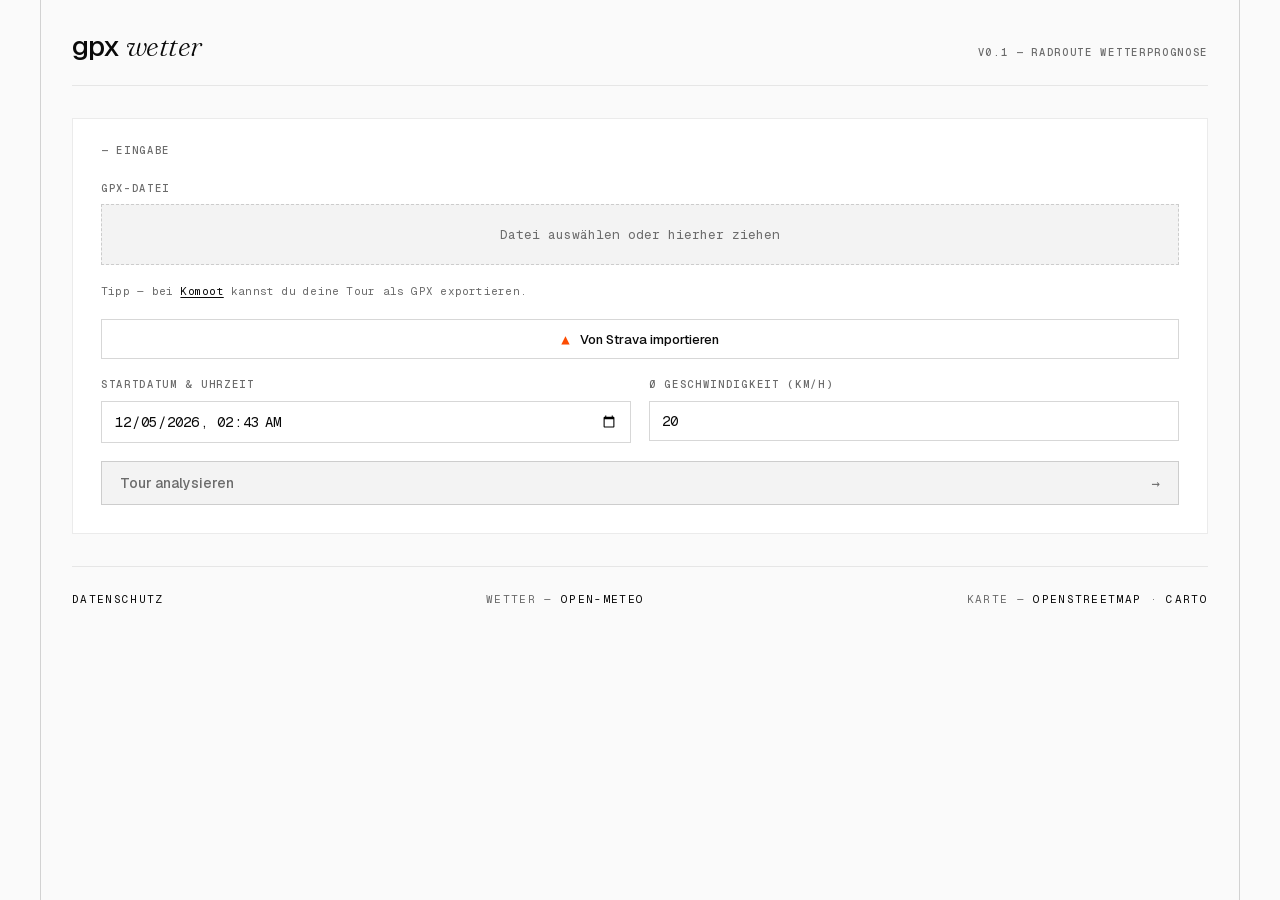
<file: index.html>
<!DOCTYPE html>
<html lang="de">
<head>
  <meta charset="UTF-8">
  <meta name="viewport" content="width=device-width, initial-scale=1.0">
  <title>gpx wetter</title>
  <link rel="stylesheet" href="fonts/fonts.css">
  <link rel="stylesheet" href="vendor/leaflet/leaflet.css">
  <link rel="stylesheet" href="style.css">
</head>
<body>

  <div class="rails">

    <header>
      <div class="header-inner">
        <h1>gpx <em>wetter</em></h1>
        <span class="header-eyebrow">v0.1 — radroute wetterprognose</span>
      </div>
    </header>

    <main>

      <section id="upload-section">
        <div class="form-card">
          <div class="card-eyebrow">— Eingabe</div>

          <div class="form-group full-width">
            <label for="gpx-file">GPX-Datei</label>
            <div class="file-drop-zone" id="drop-zone">
              <input type="file" id="gpx-file" accept=".gpx">
              <div class="drop-zone-content">
                <span id="file-name">Datei auswählen oder hierher ziehen</span>
              </div>
            </div>
            <p class="form-hint">
              Tipp — bei <a href="https://www.komoot.com" target="_blank" rel="noopener">Komoot</a> kannst du deine Tour als GPX exportieren.
            </p>
            <button type="button" id="strava-btn" class="strava-btn hidden">
              <span class="strava-icon">▲</span>
              <span>Von Strava importieren</span>
            </button>
          </div>

          <div class="form-row">
            <div class="form-group">
              <label for="start-datetime">Startdatum &amp; Uhrzeit</label>
              <input type="datetime-local" id="start-datetime">
            </div>
            <div class="form-group">
              <label for="avg-speed">Ø Geschwindigkeit (km/h)</label>
              <input type="number" id="avg-speed" value="20" min="5" max="80" step="1">
            </div>
          </div>

          <button id="analyze-btn" disabled>
            <span>Tour analysieren</span>
            <span class="btn-arrow">→</span>
          </button>
        </div>
      </section>

      <div id="loading" class="hidden">
        <div class="spinner"></div>
        <p id="loading-text">Wetterdaten werden geladen…</p>
      </div>

      <div id="error-msg" class="hidden"></div>

    <div id="strava-modal" class="modal hidden">
      <div class="modal-backdrop" data-close="1"></div>
      <div class="modal-card">
        <div class="modal-header">
          <div class="card-eyebrow">— Strava-Import</div>
          <button type="button" class="modal-close" data-close="1" aria-label="Schließen">×</button>
        </div>
        <div class="modal-greeting-row">
          <div id="strava-greeting" class="modal-greeting"></div>
          <button type="button" id="strava-logout" class="modal-logout hidden">Abmelden</button>
        </div>
        <div class="modal-tabs">
          <button type="button" class="modal-tab active" data-tab="routes">Routen</button>
          <button type="button" class="modal-tab" data-tab="activities">Aktivitäten</button>
        </div>
        <div id="strava-list" class="strava-activities"></div>
      </div>
    </div>

      <section id="results-section" class="hidden">

        <div id="tour-summary" class="summary-card"></div>

        <div id="map-wrap">
          <div class="card-eyebrow map-eyebrow">— Karte</div>

          <div id="map-consent" class="map-consent">
            <p class="map-consent-text">
              Die Kartendarstellung lädt Kachel-Bilder von <strong>basemaps.cartocdn.com</strong> (Carto, USA).
              Dabei wird deine IP-Adresse technisch an Carto übermittelt, damit die richtigen Kacheln ausgeliefert werden können.
            </p>
            <button type="button" id="map-consent-btn">Karte anzeigen</button>
          </div>

          <div id="map" class="hidden"></div>
          <div id="map-legend">
            <div class="legend-section">
              <div class="legend-title">Niederschlagswahrscheinlichkeit</div>
              <div class="legend-row"><span class="legend-dot" style="background:#22c55e"></span>0–20 %</div>
              <div class="legend-row"><span class="legend-dot" style="background:#eab308"></span>20–40 %</div>
              <div class="legend-row"><span class="legend-dot" style="background:#f97316"></span>40–60 %</div>
              <div class="legend-row"><span class="legend-dot" style="background:#ef4444"></span>60–80 %</div>
              <div class="legend-row"><span class="legend-dot" style="background:#7c3aed"></span>&gt; 80 %</div>
            </div>
            <div class="legend-section">
              <div class="legend-title">Windstärke</div>
              <div class="legend-row"><span class="legend-arrow" style="color:#22c55e">↑</span>&lt; 12 km/h</div>
              <div class="legend-row"><span class="legend-arrow" style="color:#eab308">↑</span>12–28 km/h</div>
              <div class="legend-row"><span class="legend-arrow" style="color:#f97316">↑</span>29–49 km/h</div>
              <div class="legend-row"><span class="legend-arrow" style="color:#ef4444">↑</span>≥ 50 km/h</div>
            </div>
          </div>
        </div>

        <div id="charts-grid">
          <div class="chart-card">
            <div class="card-eyebrow">— Temperatur</div>
            <div class="chart-wrap"><canvas id="chart-temp"></canvas></div>
          </div>
          <div class="chart-card">
            <div class="card-eyebrow">— Niederschlag</div>
            <div class="chart-wrap"><canvas id="chart-precip"></canvas></div>
          </div>
          <div class="chart-card">
            <div class="card-eyebrow">— Windstärke</div>
            <div class="chart-wrap"><canvas id="chart-wind"></canvas></div>
          </div>
          <div class="chart-card">
            <div class="card-eyebrow">— UV-Index</div>
            <div class="chart-wrap"><canvas id="chart-uv"></canvas></div>
            <p class="chart-note"><span class="chart-note-dash"></span>UV 3 — ab hier empfehlen WHO &amp; BfS Sonnenschutz (Creme, Hut, Sonnenbrille)</p>
          </div>
        </div>

      </section>
    </main>

    <footer>
      <span><a href="datenschutz.html">datenschutz</a></span>
      <span>Wetter — <a href="https://open-meteo.com" target="_blank" rel="noopener">open-meteo</a></span>
      <span>Karte — <a href="https://www.openstreetmap.org" target="_blank" rel="noopener">openstreetmap</a> · <a href="https://carto.com" target="_blank" rel="noopener">carto</a></span>
    </footer>

  </div>

  <script src="vendor/leaflet/leaflet.js"></script>
  <script src="vendor/chartjs/chart.umd.min.js"></script>
  <script src="config.js"></script>
  <script src="gpx.js"></script>
  <script src="weather.js"></script>
  <script src="map.js"></script>
  <script src="charts.js"></script>
  <script src="strava.js"></script>
  <script src="app.js"></script>

  <!-- Cloudflare Web Analytics — DSGVO-konform, cookieless, keine PII -->
  <script defer src="https://static.cloudflareinsights.com/beacon.min.js" data-cf-beacon='{"token": "711770e67ff44dc1944f5445786d38b4"}'></script>
</body>
</html>
</file>
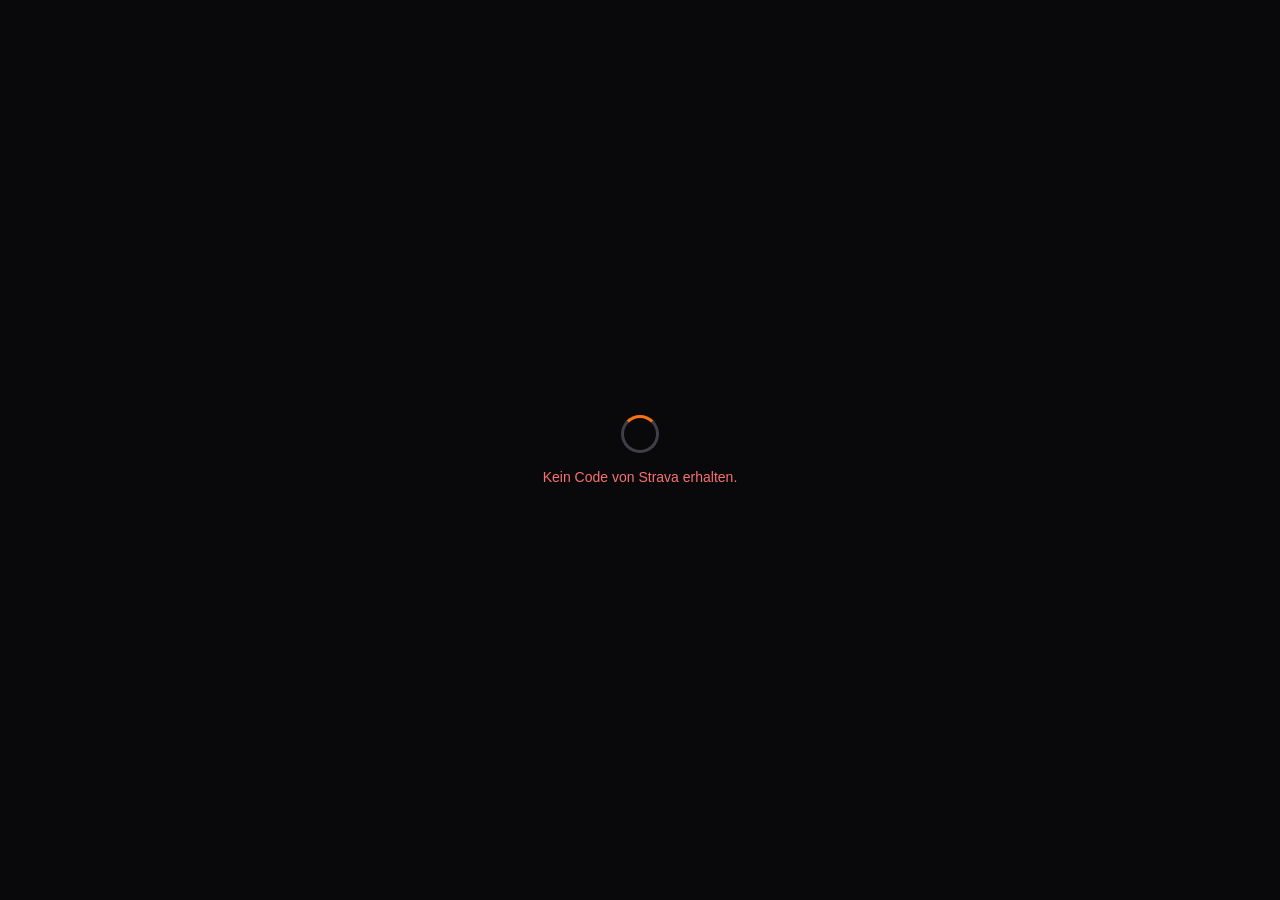
<file: strava-cb/index.html>
<!DOCTYPE html>
<html lang="de">
<head>
  <meta charset="UTF-8" />
  <meta name="viewport" content="width=device-width, initial-scale=1.0" />
  <title>Strava verbinden…</title>
  <style>
    body {
      margin: 0;
      font-family: -apple-system, BlinkMacSystemFont, 'Segoe UI', sans-serif;
      background: #09090b;
      color: #a1a1aa;
      display: flex;
      align-items: center;
      justify-content: center;
      min-height: 100vh;
      text-align: center;
    }
    .spinner {
      width: 32px;
      height: 32px;
      border: 3px solid #3f3f46;
      border-top-color: #f97316;
      border-radius: 50%;
      animation: spin 0.7s linear infinite;
      margin: 0 auto 16px;
    }
    @keyframes spin { to { transform: rotate(360deg); } }
    p { margin: 0; font-size: 14px; }
    .error { color: #f87171; }
  </style>
</head>
<body>
  <div>
    <div class="spinner"></div>
    <p id="msg">Strava verbinden…</p>
  </div>

  <script>
    const params  = new URLSearchParams(window.location.search);
    const code    = params.get('code');
    const state   = params.get('state');
    const scope   = params.get('scope');
    const error   = params.get('error');
    const next    = params.get('next');   // z.B. http://localhost:3000

    function showError(msg) {
      document.getElementById('msg').textContent = msg;
      document.getElementById('msg').className = 'error';
    }

    if (error) {
      showError('Strava-Verbindung abgelehnt: ' + error);
    } else if (!code) {
      showError('Kein Code von Strava erhalten.');
    } else if (!next) {
      showError('Kein Ziel angegeben (next fehlt).');
    } else {
      // Baue die Ziel-URL zusammen
      try {
        const target = new URL('/api/strava/callback', next);
        target.searchParams.set('code', code);
        if (state) target.searchParams.set('state', state);
        if (scope) target.searchParams.set('scope', scope);
        window.location.replace(target.toString());
      } catch (e) {
        showError('Ungültige Ziel-URL: ' + next);
      }
    }
  </script>
</body>
</html>
</file>
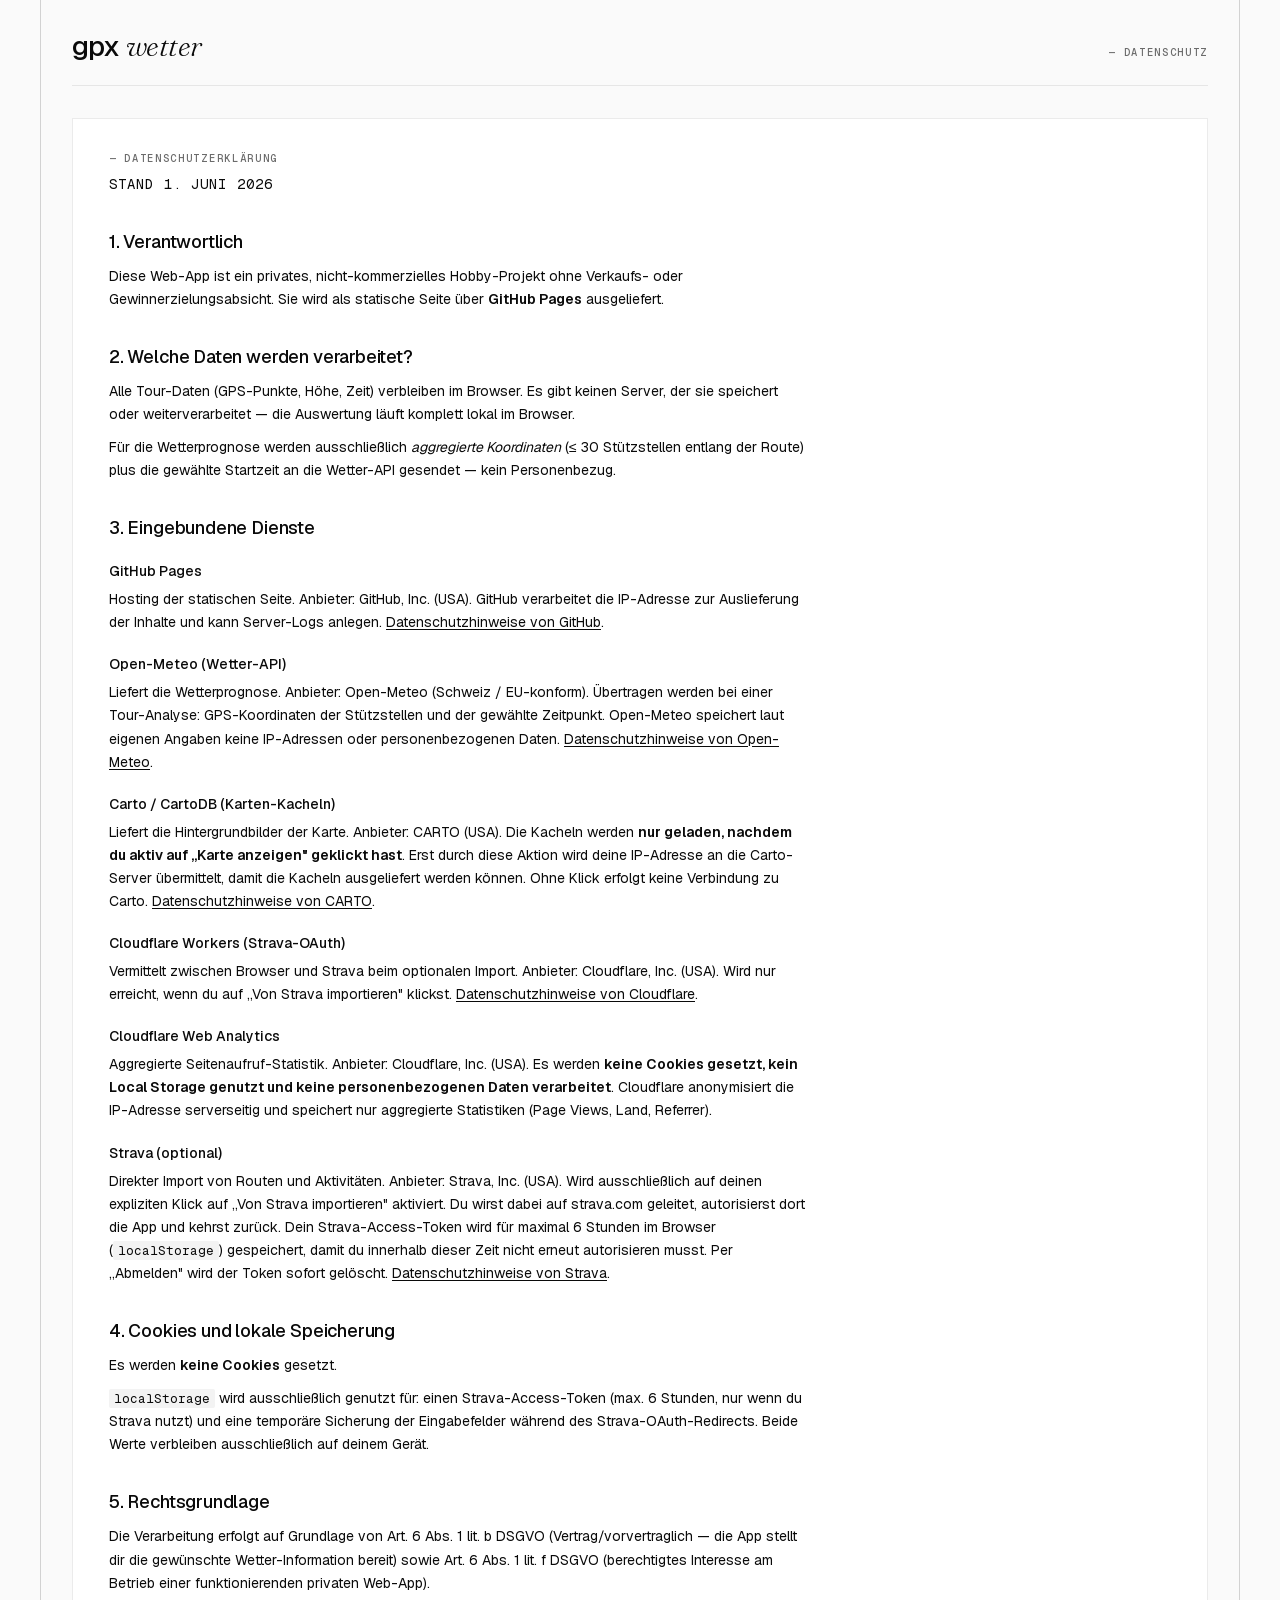
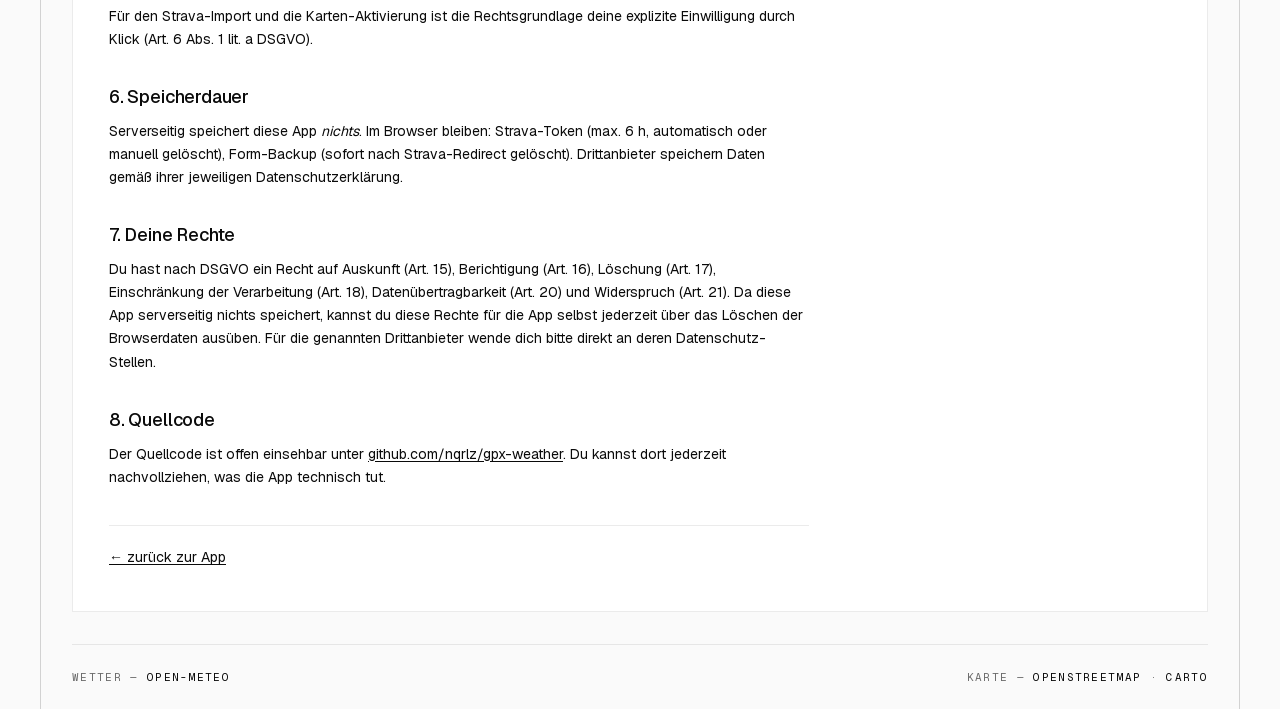
<file: datenschutz.html>
<!DOCTYPE html>
<html lang="de">
<head>
  <meta charset="UTF-8">
  <meta name="viewport" content="width=device-width, initial-scale=1.0">
  <title>Datenschutz — gpx wetter</title>
  <link rel="stylesheet" href="fonts/fonts.css">
  <link rel="stylesheet" href="style.css">
</head>
<body>

  <div class="rails">

    <header>
      <div class="header-inner">
        <a href="index.html" class="header-link">
          <h1>gpx <em>wetter</em></h1>
        </a>
        <span class="header-eyebrow">— datenschutz</span>
      </div>
    </header>

    <main>
      <article class="legal-card">
        <div class="card-eyebrow">— Datenschutzerklärung</div>
        <p class="legal-meta">Stand 1. Juni 2026</p>

        <h2>1. Verantwortlich</h2>
        <p>
          Diese Web-App ist ein privates, nicht-kommerzielles Hobby-Projekt ohne
          Verkaufs- oder Gewinnerzielungsabsicht. Sie wird als statische Seite über
          <strong>GitHub Pages</strong> ausgeliefert.
        </p>

        <h2>2. Welche Daten werden verarbeitet?</h2>
        <p>
          Alle Tour-Daten (GPS-Punkte, Höhe, Zeit) verbleiben im Browser. Es gibt
          keinen Server, der sie speichert oder weiterverarbeitet — die Auswertung
          läuft komplett lokal im Browser.
        </p>
        <p>
          Für die Wetterprognose werden ausschließlich <em>aggregierte Koordinaten</em>
          (≤ 30 Stützstellen entlang der Route) plus die gewählte Startzeit an die
          Wetter-API gesendet — kein Personenbezug.
        </p>

        <h2>3. Eingebundene Dienste</h2>

        <h3>GitHub Pages</h3>
        <p>
          Hosting der statischen Seite. Anbieter: GitHub, Inc. (USA). GitHub
          verarbeitet die IP-Adresse zur Auslieferung der Inhalte und kann
          Server-Logs anlegen.
          <a href="https://docs.github.com/en/site-policy/privacy-policies/github-general-privacy-statement" target="_blank" rel="noopener">Datenschutzhinweise von GitHub</a>.
        </p>

        <h3>Open-Meteo (Wetter-API)</h3>
        <p>
          Liefert die Wetterprognose. Anbieter: Open-Meteo (Schweiz / EU-konform).
          Übertragen werden bei einer Tour-Analyse: GPS-Koordinaten der Stützstellen
          und der gewählte Zeitpunkt. Open-Meteo speichert laut eigenen Angaben
          keine IP-Adressen oder personenbezogenen Daten.
          <a href="https://open-meteo.com/en/terms" target="_blank" rel="noopener">Datenschutzhinweise von Open-Meteo</a>.
        </p>

        <h3>Carto / CartoDB (Karten-Kacheln)</h3>
        <p>
          Liefert die Hintergrundbilder der Karte. Anbieter: CARTO (USA). Die
          Kacheln werden <strong>nur geladen, nachdem du aktiv auf „Karte anzeigen"
          geklickt hast</strong>. Erst durch diese Aktion wird deine IP-Adresse an
          die Carto-Server übermittelt, damit die Kacheln ausgeliefert werden
          können. Ohne Klick erfolgt keine Verbindung zu Carto.
          <a href="https://carto.com/privacy/" target="_blank" rel="noopener">Datenschutzhinweise von CARTO</a>.
        </p>

        <h3>Cloudflare Workers (Strava-OAuth)</h3>
        <p>
          Vermittelt zwischen Browser und Strava beim optionalen Import. Anbieter:
          Cloudflare, Inc. (USA). Wird nur erreicht, wenn du auf „Von Strava
          importieren" klickst.
          <a href="https://www.cloudflare.com/privacypolicy/" target="_blank" rel="noopener">Datenschutzhinweise von Cloudflare</a>.
        </p>

        <h3>Cloudflare Web Analytics</h3>
        <p>
          Aggregierte Seitenaufruf-Statistik. Anbieter: Cloudflare, Inc. (USA).
          Es werden <strong>keine Cookies gesetzt, kein Local Storage genutzt und
          keine personenbezogenen Daten verarbeitet</strong>. Cloudflare anonymisiert
          die IP-Adresse serverseitig und speichert nur aggregierte Statistiken
          (Page Views, Land, Referrer).
        </p>

        <h3>Strava (optional)</h3>
        <p>
          Direkter Import von Routen und Aktivitäten. Anbieter: Strava, Inc. (USA).
          Wird ausschließlich auf deinen expliziten Klick auf „Von Strava importieren"
          aktiviert. Du wirst dabei auf strava.com geleitet, autorisierst dort die
          App und kehrst zurück. Dein Strava-Access-Token wird für maximal 6 Stunden
          im Browser (<code>localStorage</code>) gespeichert, damit du innerhalb dieser
          Zeit nicht erneut autorisieren musst. Per „Abmelden" wird der Token sofort
          gelöscht.
          <a href="https://www.strava.com/legal/privacy" target="_blank" rel="noopener">Datenschutzhinweise von Strava</a>.
        </p>

        <h2>4. Cookies und lokale Speicherung</h2>
        <p>Es werden <strong>keine Cookies</strong> gesetzt.</p>
        <p>
          <code>localStorage</code> wird ausschließlich genutzt für: einen
          Strava-Access-Token (max. 6 Stunden, nur wenn du Strava nutzt) und eine
          temporäre Sicherung der Eingabefelder während des Strava-OAuth-Redirects.
          Beide Werte verbleiben ausschließlich auf deinem Gerät.
        </p>

        <h2>5. Rechtsgrundlage</h2>
        <p>
          Die Verarbeitung erfolgt auf Grundlage von Art. 6 Abs. 1 lit. b DSGVO
          (Vertrag/vorvertraglich — die App stellt dir die gewünschte
          Wetter-Information bereit) sowie Art. 6 Abs. 1 lit. f DSGVO (berechtigtes
          Interesse am Betrieb einer funktionierenden privaten Web-App).
        </p>
        <p>
          Für den Strava-Import und die Karten-Aktivierung ist die Rechtsgrundlage
          deine explizite Einwilligung durch Klick (Art. 6 Abs. 1 lit. a DSGVO).
        </p>

        <h2>6. Speicherdauer</h2>
        <p>
          Serverseitig speichert diese App <em>nichts</em>. Im Browser bleiben:
          Strava-Token (max. 6 h, automatisch oder manuell gelöscht), Form-Backup
          (sofort nach Strava-Redirect gelöscht). Drittanbieter speichern Daten
          gemäß ihrer jeweiligen Datenschutzerklärung.
        </p>

        <h2>7. Deine Rechte</h2>
        <p>
          Du hast nach DSGVO ein Recht auf Auskunft (Art. 15), Berichtigung (Art. 16),
          Löschung (Art. 17), Einschränkung der Verarbeitung (Art. 18),
          Datenübertragbarkeit (Art. 20) und Widerspruch (Art. 21). Da diese App
          serverseitig nichts speichert, kannst du diese Rechte für die App selbst
          jederzeit über das Löschen der Browserdaten ausüben. Für die genannten
          Drittanbieter wende dich bitte direkt an deren Datenschutz-Stellen.
        </p>

        <h2>8. Quellcode</h2>
        <p>
          Der Quellcode ist offen einsehbar unter
          <a href="https://github.com/nqrlz/gpx-weather" target="_blank" rel="noopener">github.com/nqrlz/gpx-weather</a>.
          Du kannst dort jederzeit nachvollziehen, was die App technisch tut.
        </p>

        <p class="legal-back">
          <a href="index.html">← zurück zur App</a>
        </p>
      </article>
    </main>

    <footer>
      <span>Wetter — <a href="https://open-meteo.com" target="_blank" rel="noopener">open-meteo</a></span>
      <span>Karte — <a href="https://www.openstreetmap.org" target="_blank" rel="noopener">openstreetmap</a> · <a href="https://carto.com" target="_blank" rel="noopener">carto</a></span>
    </footer>

  </div>

</body>
</html>
</file>
<file: fonts/fonts.css>
/* latin-ext */
@font-face {
  font-family: 'Fraunces';
  font-style: italic;
  font-weight: 300;
  font-display: swap;
  src: url(./6NUs8FyLNQOQZAnv9ZwNjucMHVn85Ni7emAe9lKqZTnbB-gzTK0K1ChJdt9hFwpX9W37lgF_mvMiQublWIIkfg.woff2) format('woff2');
  unicode-range: U+0100-02BA, U+02BD-02C5, U+02C7-02CC, U+02CE-02D7, U+02DD-02FF, U+0304, U+0308, U+0329, U+1D00-1DBF, U+1E00-1E9F, U+1EF2-1EFF, U+2020, U+20A0-20AB, U+20AD-20C0, U+2113, U+2C60-2C7F, U+A720-A7FF;
}
/* latin */
@font-face {
  font-family: 'Fraunces';
  font-style: italic;
  font-weight: 300;
  font-display: swap;
  src: url(./6NUs8FyLNQOQZAnv9ZwNjucMHVn85Ni7emAe9lKqZTnbB-gzTK0K1ChJdt9hFwpX9W37lgF_mv0iQublWII.woff2) format('woff2');
  unicode-range: U+0000-00FF, U+0131, U+0152-0153, U+02BB-02BC, U+02C6, U+02DA, U+02DC, U+0304, U+0308, U+0329, U+2000-206F, U+20AC, U+2122, U+2191, U+2193, U+2212, U+2215, U+FEFF, U+FFFD;
}
/* latin-ext */
@font-face {
  font-family: 'Geist';
  font-style: normal;
  font-weight: 300;
  font-display: swap;
  src: url(./gyByhwUxId8gMEwSGFWNOITddY4.woff2) format('woff2');
  unicode-range: U+0100-02BA, U+02BD-02C5, U+02C7-02CC, U+02CE-02D7, U+02DD-02FF, U+0304, U+0308, U+0329, U+1D00-1DBF, U+1E00-1E9F, U+1EF2-1EFF, U+2020, U+20A0-20AB, U+20AD-20C0, U+2113, U+2C60-2C7F, U+A720-A7FF;
}
/* latin */
@font-face {
  font-family: 'Geist';
  font-style: normal;
  font-weight: 300;
  font-display: swap;
  src: url(./gyByhwUxId8gMEwcGFWNOITd.woff2) format('woff2');
  unicode-range: U+0000-00FF, U+0131, U+0152-0153, U+02BB-02BC, U+02C6, U+02DA, U+02DC, U+0304, U+0308, U+0329, U+2000-206F, U+20AC, U+2122, U+2191, U+2193, U+2212, U+2215, U+FEFF, U+FFFD;
}
/* latin-ext */
@font-face {
  font-family: 'Geist';
  font-style: normal;
  font-weight: 400;
  font-display: swap;
  src: url(./gyByhwUxId8gMEwSGFWNOITddY4.woff2) format('woff2');
  unicode-range: U+0100-02BA, U+02BD-02C5, U+02C7-02CC, U+02CE-02D7, U+02DD-02FF, U+0304, U+0308, U+0329, U+1D00-1DBF, U+1E00-1E9F, U+1EF2-1EFF, U+2020, U+20A0-20AB, U+20AD-20C0, U+2113, U+2C60-2C7F, U+A720-A7FF;
}
/* latin */
@font-face {
  font-family: 'Geist';
  font-style: normal;
  font-weight: 400;
  font-display: swap;
  src: url(./gyByhwUxId8gMEwcGFWNOITd.woff2) format('woff2');
  unicode-range: U+0000-00FF, U+0131, U+0152-0153, U+02BB-02BC, U+02C6, U+02DA, U+02DC, U+0304, U+0308, U+0329, U+2000-206F, U+20AC, U+2122, U+2191, U+2193, U+2212, U+2215, U+FEFF, U+FFFD;
}
/* latin-ext */
@font-face {
  font-family: 'Geist';
  font-style: normal;
  font-weight: 500;
  font-display: swap;
  src: url(./gyByhwUxId8gMEwSGFWNOITddY4.woff2) format('woff2');
  unicode-range: U+0100-02BA, U+02BD-02C5, U+02C7-02CC, U+02CE-02D7, U+02DD-02FF, U+0304, U+0308, U+0329, U+1D00-1DBF, U+1E00-1E9F, U+1EF2-1EFF, U+2020, U+20A0-20AB, U+20AD-20C0, U+2113, U+2C60-2C7F, U+A720-A7FF;
}
/* latin */
@font-face {
  font-family: 'Geist';
  font-style: normal;
  font-weight: 500;
  font-display: swap;
  src: url(./gyByhwUxId8gMEwcGFWNOITd.woff2) format('woff2');
  unicode-range: U+0000-00FF, U+0131, U+0152-0153, U+02BB-02BC, U+02C6, U+02DA, U+02DC, U+0304, U+0308, U+0329, U+2000-206F, U+20AC, U+2122, U+2191, U+2193, U+2212, U+2215, U+FEFF, U+FFFD;
}
/* latin-ext */
@font-face {
  font-family: 'Geist';
  font-style: normal;
  font-weight: 600;
  font-display: swap;
  src: url(./gyByhwUxId8gMEwSGFWNOITddY4.woff2) format('woff2');
  unicode-range: U+0100-02BA, U+02BD-02C5, U+02C7-02CC, U+02CE-02D7, U+02DD-02FF, U+0304, U+0308, U+0329, U+1D00-1DBF, U+1E00-1E9F, U+1EF2-1EFF, U+2020, U+20A0-20AB, U+20AD-20C0, U+2113, U+2C60-2C7F, U+A720-A7FF;
}
/* latin */
@font-face {
  font-family: 'Geist';
  font-style: normal;
  font-weight: 600;
  font-display: swap;
  src: url(./gyByhwUxId8gMEwcGFWNOITd.woff2) format('woff2');
  unicode-range: U+0000-00FF, U+0131, U+0152-0153, U+02BB-02BC, U+02C6, U+02DA, U+02DC, U+0304, U+0308, U+0329, U+2000-206F, U+20AC, U+2122, U+2191, U+2193, U+2212, U+2215, U+FEFF, U+FFFD;
}
/* latin-ext */
@font-face {
  font-family: 'Geist Mono';
  font-style: normal;
  font-weight: 400;
  font-display: swap;
  src: url(./or3nQ6H-1_WfwkMZI_qYFrkdmhHkjkotbA.woff2) format('woff2');
  unicode-range: U+0100-02BA, U+02BD-02C5, U+02C7-02CC, U+02CE-02D7, U+02DD-02FF, U+0304, U+0308, U+0329, U+1D00-1DBF, U+1E00-1E9F, U+1EF2-1EFF, U+2020, U+20A0-20AB, U+20AD-20C0, U+2113, U+2C60-2C7F, U+A720-A7FF;
}
/* latin */
@font-face {
  font-family: 'Geist Mono';
  font-style: normal;
  font-weight: 400;
  font-display: swap;
  src: url(./or3nQ6H-1_WfwkMZI_qYFrcdmhHkjko.woff2) format('woff2');
  unicode-range: U+0000-00FF, U+0131, U+0152-0153, U+02BB-02BC, U+02C6, U+02DA, U+02DC, U+0304, U+0308, U+0329, U+2000-206F, U+20AC, U+2122, U+2191, U+2193, U+2212, U+2215, U+FEFF, U+FFFD;
}
/* latin-ext */
@font-face {
  font-family: 'Geist Mono';
  font-style: normal;
  font-weight: 500;
  font-display: swap;
  src: url(./or3nQ6H-1_WfwkMZI_qYFrkdmhHkjkotbA.woff2) format('woff2');
  unicode-range: U+0100-02BA, U+02BD-02C5, U+02C7-02CC, U+02CE-02D7, U+02DD-02FF, U+0304, U+0308, U+0329, U+1D00-1DBF, U+1E00-1E9F, U+1EF2-1EFF, U+2020, U+20A0-20AB, U+20AD-20C0, U+2113, U+2C60-2C7F, U+A720-A7FF;
}
/* latin */
@font-face {
  font-family: 'Geist Mono';
  font-style: normal;
  font-weight: 500;
  font-display: swap;
  src: url(./or3nQ6H-1_WfwkMZI_qYFrcdmhHkjko.woff2) format('woff2');
  unicode-range: U+0000-00FF, U+0131, U+0152-0153, U+02BB-02BC, U+02C6, U+02DA, U+02DC, U+0304, U+0308, U+0329, U+2000-206F, U+20AC, U+2122, U+2191, U+2193, U+2212, U+2215, U+FEFF, U+FFFD;
}
</file>
<file: vendor/leaflet/leaflet.css>
/* required styles */

.leaflet-pane,
.leaflet-tile,
.leaflet-marker-icon,
.leaflet-marker-shadow,
.leaflet-tile-container,
.leaflet-pane > svg,
.leaflet-pane > canvas,
.leaflet-zoom-box,
.leaflet-image-layer,
.leaflet-layer {
	position: absolute;
	left: 0;
	top: 0;
	}
.leaflet-container {
	overflow: hidden;
	}
.leaflet-tile,
.leaflet-marker-icon,
.leaflet-marker-shadow {
	-webkit-user-select: none;
	   -moz-user-select: none;
	        user-select: none;
	  -webkit-user-drag: none;
	}
/* Prevents IE11 from highlighting tiles in blue */
.leaflet-tile::selection {
	background: transparent;
}
/* Safari renders non-retina tile on retina better with this, but Chrome is worse */
.leaflet-safari .leaflet-tile {
	image-rendering: -webkit-optimize-contrast;
	}
/* hack that prevents hw layers "stretching" when loading new tiles */
.leaflet-safari .leaflet-tile-container {
	width: 1600px;
	height: 1600px;
	-webkit-transform-origin: 0 0;
	}
.leaflet-marker-icon,
.leaflet-marker-shadow {
	display: block;
	}
/* .leaflet-container svg: reset svg max-width decleration shipped in Joomla! (joomla.org) 3.x */
/* .leaflet-container img: map is broken in FF if you have max-width: 100% on tiles */
.leaflet-container .leaflet-overlay-pane svg {
	max-width: none !important;
	max-height: none !important;
	}
.leaflet-container .leaflet-marker-pane img,
.leaflet-container .leaflet-shadow-pane img,
.leaflet-container .leaflet-tile-pane img,
.leaflet-container img.leaflet-image-layer,
.leaflet-container .leaflet-tile {
	max-width: none !important;
	max-height: none !important;
	width: auto;
	padding: 0;
	}

.leaflet-container img.leaflet-tile {
	/* See: https://bugs.chromium.org/p/chromium/issues/detail?id=600120 */
	mix-blend-mode: plus-lighter;
}

.leaflet-container.leaflet-touch-zoom {
	-ms-touch-action: pan-x pan-y;
	touch-action: pan-x pan-y;
	}
.leaflet-container.leaflet-touch-drag {
	-ms-touch-action: pinch-zoom;
	/* Fallback for FF which doesn't support pinch-zoom */
	touch-action: none;
	touch-action: pinch-zoom;
}
.leaflet-container.leaflet-touch-drag.leaflet-touch-zoom {
	-ms-touch-action: none;
	touch-action: none;
}
.leaflet-container {
	-webkit-tap-highlight-color: transparent;
}
.leaflet-container a {
	-webkit-tap-highlight-color: rgba(51, 181, 229, 0.4);
}
.leaflet-tile {
	filter: inherit;
	visibility: hidden;
	}
.leaflet-tile-loaded {
	visibility: inherit;
	}
.leaflet-zoom-box {
	width: 0;
	height: 0;
	-moz-box-sizing: border-box;
	     box-sizing: border-box;
	z-index: 800;
	}
/* workaround for https://bugzilla.mozilla.org/show_bug.cgi?id=888319 */
.leaflet-overlay-pane svg {
	-moz-user-select: none;
	}

.leaflet-pane         { z-index: 400; }

.leaflet-tile-pane    { z-index: 200; }
.leaflet-overlay-pane { z-index: 400; }
.leaflet-shadow-pane  { z-index: 500; }
.leaflet-marker-pane  { z-index: 600; }
.leaflet-tooltip-pane   { z-index: 650; }
.leaflet-popup-pane   { z-index: 700; }

.leaflet-map-pane canvas { z-index: 100; }
.leaflet-map-pane svg    { z-index: 200; }

.leaflet-vml-shape {
	width: 1px;
	height: 1px;
	}
.lvml {
	behavior: url(#default#VML);
	display: inline-block;
	position: absolute;
	}


/* control positioning */

.leaflet-control {
	position: relative;
	z-index: 800;
	pointer-events: visiblePainted; /* IE 9-10 doesn't have auto */
	pointer-events: auto;
	}
.leaflet-top,
.leaflet-bottom {
	position: absolute;
	z-index: 1000;
	pointer-events: none;
	}
.leaflet-top {
	top: 0;
	}
.leaflet-right {
	right: 0;
	}
.leaflet-bottom {
	bottom: 0;
	}
.leaflet-left {
	left: 0;
	}
.leaflet-control {
	float: left;
	clear: both;
	}
.leaflet-right .leaflet-control {
	float: right;
	}
.leaflet-top .leaflet-control {
	margin-top: 10px;
	}
.leaflet-bottom .leaflet-control {
	margin-bottom: 10px;
	}
.leaflet-left .leaflet-control {
	margin-left: 10px;
	}
.leaflet-right .leaflet-control {
	margin-right: 10px;
	}


/* zoom and fade animations */

.leaflet-fade-anim .leaflet-popup {
	opacity: 0;
	-webkit-transition: opacity 0.2s linear;
	   -moz-transition: opacity 0.2s linear;
	        transition: opacity 0.2s linear;
	}
.leaflet-fade-anim .leaflet-map-pane .leaflet-popup {
	opacity: 1;
	}
.leaflet-zoom-animated {
	-webkit-transform-origin: 0 0;
	    -ms-transform-origin: 0 0;
	        transform-origin: 0 0;
	}
svg.leaflet-zoom-animated {
	will-change: transform;
}

.leaflet-zoom-anim .leaflet-zoom-animated {
	-webkit-transition: -webkit-transform 0.25s cubic-bezier(0,0,0.25,1);
	   -moz-transition:    -moz-transform 0.25s cubic-bezier(0,0,0.25,1);
	        transition:         transform 0.25s cubic-bezier(0,0,0.25,1);
	}
.leaflet-zoom-anim .leaflet-tile,
.leaflet-pan-anim .leaflet-tile {
	-webkit-transition: none;
	   -moz-transition: none;
	        transition: none;
	}

.leaflet-zoom-anim .leaflet-zoom-hide {
	visibility: hidden;
	}


/* cursors */

.leaflet-interactive {
	cursor: pointer;
	}
.leaflet-grab {
	cursor: -webkit-grab;
	cursor:    -moz-grab;
	cursor:         grab;
	}
.leaflet-crosshair,
.leaflet-crosshair .leaflet-interactive {
	cursor: crosshair;
	}
.leaflet-popup-pane,
.leaflet-control {
	cursor: auto;
	}
.leaflet-dragging .leaflet-grab,
.leaflet-dragging .leaflet-grab .leaflet-interactive,
.leaflet-dragging .leaflet-marker-draggable {
	cursor: move;
	cursor: -webkit-grabbing;
	cursor:    -moz-grabbing;
	cursor:         grabbing;
	}

/* marker & overlays interactivity */
.leaflet-marker-icon,
.leaflet-marker-shadow,
.leaflet-image-layer,
.leaflet-pane > svg path,
.leaflet-tile-container {
	pointer-events: none;
	}

.leaflet-marker-icon.leaflet-interactive,
.leaflet-image-layer.leaflet-interactive,
.leaflet-pane > svg path.leaflet-interactive,
svg.leaflet-image-layer.leaflet-interactive path {
	pointer-events: visiblePainted; /* IE 9-10 doesn't have auto */
	pointer-events: auto;
	}

/* visual tweaks */

.leaflet-container {
	background: #ddd;
	outline-offset: 1px;
	}
.leaflet-container a {
	color: #0078A8;
	}
.leaflet-zoom-box {
	border: 2px dotted #38f;
	background: rgba(255,255,255,0.5);
	}


/* general typography */
.leaflet-container {
	font-family: "Helvetica Neue", Arial, Helvetica, sans-serif;
	font-size: 12px;
	font-size: 0.75rem;
	line-height: 1.5;
	}


/* general toolbar styles */

.leaflet-bar {
	box-shadow: 0 1px 5px rgba(0,0,0,0.65);
	border-radius: 4px;
	}
.leaflet-bar a {
	background-color: #fff;
	border-bottom: 1px solid #ccc;
	width: 26px;
	height: 26px;
	line-height: 26px;
	display: block;
	text-align: center;
	text-decoration: none;
	color: black;
	}
.leaflet-bar a,
.leaflet-control-layers-toggle {
	background-position: 50% 50%;
	background-repeat: no-repeat;
	display: block;
	}
.leaflet-bar a:hover,
.leaflet-bar a:focus {
	background-color: #f4f4f4;
	}
.leaflet-bar a:first-child {
	border-top-left-radius: 4px;
	border-top-right-radius: 4px;
	}
.leaflet-bar a:last-child {
	border-bottom-left-radius: 4px;
	border-bottom-right-radius: 4px;
	border-bottom: none;
	}
.leaflet-bar a.leaflet-disabled {
	cursor: default;
	background-color: #f4f4f4;
	color: #bbb;
	}

.leaflet-touch .leaflet-bar a {
	width: 30px;
	height: 30px;
	line-height: 30px;
	}
.leaflet-touch .leaflet-bar a:first-child {
	border-top-left-radius: 2px;
	border-top-right-radius: 2px;
	}
.leaflet-touch .leaflet-bar a:last-child {
	border-bottom-left-radius: 2px;
	border-bottom-right-radius: 2px;
	}

/* zoom control */

.leaflet-control-zoom-in,
.leaflet-control-zoom-out {
	font: bold 18px 'Lucida Console', Monaco, monospace;
	text-indent: 1px;
	}

.leaflet-touch .leaflet-control-zoom-in, .leaflet-touch .leaflet-control-zoom-out  {
	font-size: 22px;
	}


/* layers control */

.leaflet-control-layers {
	box-shadow: 0 1px 5px rgba(0,0,0,0.4);
	background: #fff;
	border-radius: 5px;
	}
.leaflet-control-layers-toggle {
	background-image: url(images/layers.png);
	width: 36px;
	height: 36px;
	}
.leaflet-retina .leaflet-control-layers-toggle {
	background-image: url(images/layers-2x.png);
	background-size: 26px 26px;
	}
.leaflet-touch .leaflet-control-layers-toggle {
	width: 44px;
	height: 44px;
	}
.leaflet-control-layers .leaflet-control-layers-list,
.leaflet-control-layers-expanded .leaflet-control-layers-toggle {
	display: none;
	}
.leaflet-control-layers-expanded .leaflet-control-layers-list {
	display: block;
	position: relative;
	}
.leaflet-control-layers-expanded {
	padding: 6px 10px 6px 6px;
	color: #333;
	background: #fff;
	}
.leaflet-control-layers-scrollbar {
	overflow-y: scroll;
	overflow-x: hidden;
	padding-right: 5px;
	}
.leaflet-control-layers-selector {
	margin-top: 2px;
	position: relative;
	top: 1px;
	}
.leaflet-control-layers label {
	display: block;
	font-size: 13px;
	font-size: 1.08333em;
	}
.leaflet-control-layers-separator {
	height: 0;
	border-top: 1px solid #ddd;
	margin: 5px -10px 5px -6px;
	}

/* Default icon URLs */
.leaflet-default-icon-path { /* used only in path-guessing heuristic, see L.Icon.Default */
	background-image: url(images/marker-icon.png);
	}


/* attribution and scale controls */

.leaflet-container .leaflet-control-attribution {
	background: #fff;
	background: rgba(255, 255, 255, 0.8);
	margin: 0;
	}
.leaflet-control-attribution,
.leaflet-control-scale-line {
	padding: 0 5px;
	color: #333;
	line-height: 1.4;
	}
.leaflet-control-attribution a {
	text-decoration: none;
	}
.leaflet-control-attribution a:hover,
.leaflet-control-attribution a:focus {
	text-decoration: underline;
	}
.leaflet-attribution-flag {
	display: inline !important;
	vertical-align: baseline !important;
	width: 1em;
	height: 0.6669em;
	}
.leaflet-left .leaflet-control-scale {
	margin-left: 5px;
	}
.leaflet-bottom .leaflet-control-scale {
	margin-bottom: 5px;
	}
.leaflet-control-scale-line {
	border: 2px solid #777;
	border-top: none;
	line-height: 1.1;
	padding: 2px 5px 1px;
	white-space: nowrap;
	-moz-box-sizing: border-box;
	     box-sizing: border-box;
	background: rgba(255, 255, 255, 0.8);
	text-shadow: 1px 1px #fff;
	}
.leaflet-control-scale-line:not(:first-child) {
	border-top: 2px solid #777;
	border-bottom: none;
	margin-top: -2px;
	}
.leaflet-control-scale-line:not(:first-child):not(:last-child) {
	border-bottom: 2px solid #777;
	}

.leaflet-touch .leaflet-control-attribution,
.leaflet-touch .leaflet-control-layers,
.leaflet-touch .leaflet-bar {
	box-shadow: none;
	}
.leaflet-touch .leaflet-control-layers,
.leaflet-touch .leaflet-bar {
	border: 2px solid rgba(0,0,0,0.2);
	background-clip: padding-box;
	}


/* popup */

.leaflet-popup {
	position: absolute;
	text-align: center;
	margin-bottom: 20px;
	}
.leaflet-popup-content-wrapper {
	padding: 1px;
	text-align: left;
	border-radius: 12px;
	}
.leaflet-popup-content {
	margin: 13px 24px 13px 20px;
	line-height: 1.3;
	font-size: 13px;
	font-size: 1.08333em;
	min-height: 1px;
	}
.leaflet-popup-content p {
	margin: 17px 0;
	margin: 1.3em 0;
	}
.leaflet-popup-tip-container {
	width: 40px;
	height: 20px;
	position: absolute;
	left: 50%;
	margin-top: -1px;
	margin-left: -20px;
	overflow: hidden;
	pointer-events: none;
	}
.leaflet-popup-tip {
	width: 17px;
	height: 17px;
	padding: 1px;

	margin: -10px auto 0;
	pointer-events: auto;

	-webkit-transform: rotate(45deg);
	   -moz-transform: rotate(45deg);
	    -ms-transform: rotate(45deg);
	        transform: rotate(45deg);
	}
.leaflet-popup-content-wrapper,
.leaflet-popup-tip {
	background: white;
	color: #333;
	box-shadow: 0 3px 14px rgba(0,0,0,0.4);
	}
.leaflet-container a.leaflet-popup-close-button {
	position: absolute;
	top: 0;
	right: 0;
	border: none;
	text-align: center;
	width: 24px;
	height: 24px;
	font: 16px/24px Tahoma, Verdana, sans-serif;
	color: #757575;
	text-decoration: none;
	background: transparent;
	}
.leaflet-container a.leaflet-popup-close-button:hover,
.leaflet-container a.leaflet-popup-close-button:focus {
	color: #585858;
	}
.leaflet-popup-scrolled {
	overflow: auto;
	}

.leaflet-oldie .leaflet-popup-content-wrapper {
	-ms-zoom: 1;
	}
.leaflet-oldie .leaflet-popup-tip {
	width: 24px;
	margin: 0 auto;

	-ms-filter: "progid:DXImageTransform.Microsoft.Matrix(M11=0.70710678, M12=0.70710678, M21=-0.70710678, M22=0.70710678)";
	filter: progid:DXImageTransform.Microsoft.Matrix(M11=0.70710678, M12=0.70710678, M21=-0.70710678, M22=0.70710678);
	}

.leaflet-oldie .leaflet-control-zoom,
.leaflet-oldie .leaflet-control-layers,
.leaflet-oldie .leaflet-popup-content-wrapper,
.leaflet-oldie .leaflet-popup-tip {
	border: 1px solid #999;
	}


/* div icon */

.leaflet-div-icon {
	background: #fff;
	border: 1px solid #666;
	}


/* Tooltip */
/* Base styles for the element that has a tooltip */
.leaflet-tooltip {
	position: absolute;
	padding: 6px;
	background-color: #fff;
	border: 1px solid #fff;
	border-radius: 3px;
	color: #222;
	white-space: nowrap;
	-webkit-user-select: none;
	-moz-user-select: none;
	-ms-user-select: none;
	user-select: none;
	pointer-events: none;
	box-shadow: 0 1px 3px rgba(0,0,0,0.4);
	}
.leaflet-tooltip.leaflet-interactive {
	cursor: pointer;
	pointer-events: auto;
	}
.leaflet-tooltip-top:before,
.leaflet-tooltip-bottom:before,
.leaflet-tooltip-left:before,
.leaflet-tooltip-right:before {
	position: absolute;
	pointer-events: none;
	border: 6px solid transparent;
	background: transparent;
	content: "";
	}

/* Directions */

.leaflet-tooltip-bottom {
	margin-top: 6px;
}
.leaflet-tooltip-top {
	margin-top: -6px;
}
.leaflet-tooltip-bottom:before,
.leaflet-tooltip-top:before {
	left: 50%;
	margin-left: -6px;
	}
.leaflet-tooltip-top:before {
	bottom: 0;
	margin-bottom: -12px;
	border-top-color: #fff;
	}
.leaflet-tooltip-bottom:before {
	top: 0;
	margin-top: -12px;
	margin-left: -6px;
	border-bottom-color: #fff;
	}
.leaflet-tooltip-left {
	margin-left: -6px;
}
.leaflet-tooltip-right {
	margin-left: 6px;
}
.leaflet-tooltip-left:before,
.leaflet-tooltip-right:before {
	top: 50%;
	margin-top: -6px;
	}
.leaflet-tooltip-left:before {
	right: 0;
	margin-right: -12px;
	border-left-color: #fff;
	}
.leaflet-tooltip-right:before {
	left: 0;
	margin-left: -12px;
	border-right-color: #fff;
	}

/* Printing */

@media print {
	/* Prevent printers from removing background-images of controls. */
	.leaflet-control {
		-webkit-print-color-adjust: exact;
		print-color-adjust: exact;
		}
	}
</file>
<file: style.css>
/* ─────────────────────────────────────────────────────────────────────────
   gpx wetter — monochrome technical theme
   Three colors only: ink, paper, one neutral grey for hairlines.
   Status, hover, focus → resolved by ink opacity, not by hue.
   ───────────────────────────────────────────────────────────────────────── */

:root {
  --ink:        #0a0a0a;
  --ink-2:      #1a1a1a;
  --muted:      #6b6b6b;
  --hairline:   rgba(10,10,10,0.08);
  --hairline-2: rgba(10,10,10,0.16);
  --surface:    #fafafa;
  --surface-2:  #f3f3f3;
  --paper:      #ffffff;

  --font-sans:  'Geist', -apple-system, BlinkMacSystemFont, 'Segoe UI', sans-serif;
  --font-mono:  'Geist Mono', ui-monospace, 'SF Mono', Menlo, monospace;
  --font-serif: 'Fraunces', Georgia, serif;
}

*, *::before, *::after { box-sizing: border-box; margin: 0; padding: 0; }

html, body {
  background: var(--surface);
  color: var(--ink);
  font-family: var(--font-sans);
  font-weight: 400;
  font-size: 15px;
  line-height: 1.5;
  -webkit-font-smoothing: antialiased;
  -moz-osx-font-smoothing: grayscale;
}

/* ── Page rails: two faint vertical hairlines that mark the centered column.
   Rails fill at least the viewport height — so the lines extend down even when
   the page content is short — but never push the footer away from the content. */
.rails {
  position: relative;
  min-height: 100vh;
  max-width: 1200px;
  width: 100%;
  margin: 0 auto;
  padding: 0 32px;
}
.rails::before,
.rails::after {
  content: "";
  position: absolute;
  top: 0;
  bottom: 0;
  width: 1px;
  background: var(--hairline-2);
  pointer-events: none;
}
.rails::before { left: 0; }
.rails::after  { right: 0; }

/* ── Eyebrow primitive (mono, uppercase, tracked) */
.card-eyebrow,
.header-eyebrow,
.legend-title {
  font-family: var(--font-mono);
  font-size: 10.5px;
  font-weight: 500;
  text-transform: uppercase;
  letter-spacing: 0.16em;
  color: var(--muted);
}

/* ── Header */
header {
  padding: 32px 0 24px;
  border-bottom: 1px solid var(--hairline);
  display: flex;
  align-items: baseline;
  justify-content: space-between;
}
.header-inner {
  display: flex;
  align-items: baseline;
  justify-content: space-between;
  gap: 24px;
  width: 100%;
}
h1 {
  font-family: var(--font-sans);
  font-size: 28px;
  font-weight: 500;
  letter-spacing: -0.02em;
  color: var(--ink);
  line-height: 1;
}
h1 em {
  font-family: var(--font-serif);
  font-weight: 300;
  font-style: italic;
}
.header-eyebrow { white-space: nowrap; }

/* ── Main */
main {
  padding: 32px 0;
  display: flex;
  flex-direction: column;
  gap: 32px;
}

/* ── Cards (paper on surface) */
.form-card,
.summary-card,
.chart-card,
#map-wrap {
  background: var(--paper);
  border: 1px solid var(--hairline);
  border-radius: 0;
}

/* ── Form card */
.form-card {
  padding: 24px 28px 28px;
  display: grid;
  gap: 18px;
}
.form-card .card-eyebrow {
  margin-bottom: 4px;
}
.form-row {
  display: grid;
  grid-template-columns: 1fr 1fr;
  gap: 18px;
}
.form-group { display: flex; flex-direction: column; gap: 8px; }
.form-group.full-width { grid-column: 1 / -1; }

label {
  font-family: var(--font-mono);
  font-size: 10.5px;
  font-weight: 500;
  color: var(--muted);
  text-transform: uppercase;
  letter-spacing: 0.16em;
}

input[type="number"],
input[type="datetime-local"] {
  padding: 10px 12px;
  border: 1px solid var(--hairline-2);
  border-radius: 0;
  font-family: var(--font-mono);
  font-size: 14px;
  color: var(--ink);
  background: var(--paper);
  transition: border-color 0.15s;
  width: 100%;
}
input:focus {
  outline: none;
  border-color: var(--ink);
}

/* ── File drop zone */
.file-drop-zone {
  position: relative;
  border: 1px dashed var(--hairline-2);
  background: var(--surface-2);
  padding: 18px 16px;
  cursor: pointer;
  transition: border-color 0.15s, background 0.15s;
  text-align: center;
}
.file-drop-zone:hover,
.file-drop-zone.drag-over {
  border-color: var(--ink);
  background: var(--surface);
}
.file-drop-zone input[type="file"] {
  position: absolute;
  inset: 0;
  opacity: 0;
  cursor: pointer;
  width: 100%;
  height: 100%;
}
.drop-zone-content {
  pointer-events: none;
}
#file-name {
  font-family: var(--font-mono);
  font-size: 13px;
  color: var(--muted);
}
.file-drop-zone.has-file #file-name { color: var(--ink); }

.form-hint {
  margin-top: 10px;
  font-family: var(--font-mono);
  font-size: 11px;
  color: var(--muted);
  letter-spacing: 0.02em;
}
.form-hint a {
  color: var(--ink);
  text-decoration: underline;
  text-underline-offset: 2px;
}

.strava-btn {
  margin-top: 12px;
  padding: 10px 14px;
  background: var(--paper);
  color: var(--ink);
  border: 1px solid var(--hairline-2);
  border-radius: 0;
  font-family: var(--font-sans);
  font-size: 13px;
  font-weight: 500;
  cursor: pointer;
  display: inline-flex;
  align-items: center;
  gap: 10px;
  transition: border-color 0.15s, background 0.15s;
  width: 100%;
  justify-content: center;
}
.strava-btn:hover { border-color: var(--ink); background: var(--surface-2); }
.strava-btn:disabled { opacity: 0.5; cursor: not-allowed; }
.strava-icon {
  font-family: var(--font-mono);
  font-size: 14px;
  color: #fc4c02; /* Strava orange — only spot of brand color in the UI */
}

/* ── Modal */
.modal {
  position: fixed;
  inset: 0;
  z-index: 9999;
  display: flex;
  align-items: center;
  justify-content: center;
  padding: 24px;
}
.modal-backdrop {
  position: absolute;
  inset: 0;
  background: rgba(10,10,10,0.4);
  cursor: pointer;
}
.modal-card {
  position: relative;
  background: var(--paper);
  border: 1px solid var(--hairline-2);
  width: 100%;
  max-width: 560px;
  max-height: 80vh;
  display: flex;
  flex-direction: column;
}
.modal-header {
  display: flex;
  align-items: center;
  justify-content: space-between;
  padding: 18px 22px;
  border-bottom: 1px solid var(--hairline);
}
.modal-close {
  background: none;
  border: none;
  color: var(--muted);
  font-size: 24px;
  line-height: 1;
  cursor: pointer;
  padding: 0 4px;
}
.modal-close:hover { color: var(--ink); }
.modal-greeting-row {
  display: flex;
  align-items: baseline;
  justify-content: space-between;
  padding: 14px 22px 0;
  gap: 16px;
}
.modal-greeting-row:has(.modal-greeting:empty) { display: none; }
.modal-greeting {
  font-family: var(--font-mono);
  font-size: 12px;
  color: var(--muted);
  letter-spacing: 0.04em;
}
.modal-logout {
  background: none;
  border: none;
  padding: 0;
  font-family: var(--font-mono);
  font-size: 11px;
  color: var(--muted);
  cursor: pointer;
  text-decoration: underline;
  text-underline-offset: 2px;
  letter-spacing: 0.04em;
}
.modal-logout:hover { color: var(--ink); }

.modal-tabs {
  display: flex;
  gap: 24px;
  padding: 0 22px;
  border-bottom: 1px solid var(--hairline);
}
.modal-tab {
  background: none;
  border: none;
  padding: 12px 0;
  font-family: var(--font-mono);
  font-size: 11px;
  font-weight: 500;
  letter-spacing: 0.12em;
  text-transform: uppercase;
  color: var(--muted);
  cursor: pointer;
  border-bottom: 1.5px solid transparent;
  margin-bottom: -1px;
  transition: color 0.15s;
}
.modal-tab:hover { color: var(--ink); }
.modal-tab.active {
  color: var(--ink);
  border-bottom-color: var(--ink);
}

.strava-activities {
  overflow-y: auto;
  padding: 12px 0;
}
.strava-activities .empty,
.strava-activities .loading {
  padding: 32px 22px;
  text-align: center;
  font-family: var(--font-mono);
  font-size: 12px;
  color: var(--muted);
}
.activity-item {
  display: grid;
  grid-template-columns: 92px 1fr auto;
  gap: 16px;
  align-items: baseline;
  padding: 14px 22px;
  border-top: 1px solid var(--hairline);
  cursor: pointer;
  transition: background 0.15s;
  width: 100%;
  background: none;
  text-align: left;
  border-left: none;
  border-right: none;
  border-bottom: none;
  font-family: inherit;
}
.activity-item:first-child { border-top: none; }
.activity-item:hover { background: var(--surface-2); }
.activity-item:disabled { opacity: 0.5; cursor: wait; }
.activity-date {
  font-family: var(--font-mono);
  font-size: 11px;
  color: var(--muted);
  letter-spacing: 0.04em;
}
.activity-name {
  font-family: var(--font-sans);
  font-size: 14px;
  font-weight: 500;
  color: var(--ink);
  overflow: hidden;
  text-overflow: ellipsis;
  white-space: nowrap;
}
.activity-stats {
  font-family: var(--font-mono);
  font-size: 11.5px;
  color: var(--muted);
  white-space: nowrap;
}

/* ── Button (ink/paper inversion, no chrome) */
button#analyze-btn {
  padding: 12px 18px;
  background: var(--ink);
  color: var(--paper);
  border: 1px solid var(--ink);
  border-radius: 0;
  font-family: var(--font-sans);
  font-size: 14px;
  font-weight: 500;
  cursor: pointer;
  transition: opacity 0.15s;
  width: 100%;
  display: flex;
  align-items: center;
  justify-content: space-between;
}
button#analyze-btn:hover:not(:disabled) { opacity: 0.85; }
button#analyze-btn:disabled {
  background: var(--surface-2);
  color: var(--muted);
  border-color: var(--hairline-2);
  cursor: not-allowed;
}
.btn-arrow {
  font-family: var(--font-mono);
  font-weight: 400;
}

/* ── Loading */
#loading {
  display: flex;
  flex-direction: column;
  align-items: center;
  gap: 12px;
  padding: 48px;
  color: var(--muted);
}
.spinner {
  width: 28px;
  height: 28px;
  border: 1px solid var(--hairline-2);
  border-top-color: var(--ink);
  border-radius: 50%;
  animation: spin 0.9s linear infinite;
}
@keyframes spin { to { transform: rotate(360deg); } }
#loading p {
  font-family: var(--font-mono);
  font-size: 12px;
  letter-spacing: 0.08em;
}

/* ── Error */
#error-msg {
  background: var(--paper);
  border: 1px solid var(--ink);
  color: var(--ink);
  padding: 14px 18px;
  font-family: var(--font-mono);
  font-size: 12.5px;
}
#error-msg::before {
  content: "Fehler ";
  font-weight: 500;
}

/* ── Summary card */
.summary-card {
  padding: 0;
  display: grid;
  grid-template-columns: repeat(5, 1fr);
}
.summary-item {
  padding: 18px 20px;
  display: flex;
  flex-direction: column;
  gap: 6px;
  border-right: 1px solid var(--hairline);
}
.summary-item:last-child { border-right: none; }
.summary-item .label {
  font-family: var(--font-mono);
  font-size: 10px;
  font-weight: 500;
  text-transform: uppercase;
  letter-spacing: 0.16em;
  color: var(--muted);
}
.summary-item .value {
  font-family: var(--font-mono);
  font-size: 17px;
  font-weight: 500;
  color: var(--ink);
}

/* ── Map */
#map-wrap {
  display: flex;
  flex-direction: column;
}
.map-eyebrow {
  padding: 14px 18px;
  border-bottom: 1px solid var(--hairline);
}
#map { height: 520px; width: 100%; }

/* Carto tile consent gate — shown until user explicitly clicks to load tiles */
.map-consent {
  padding: 40px 32px;
  display: flex;
  flex-direction: column;
  align-items: center;
  gap: 20px;
  text-align: center;
  background: var(--surface);
  border-top: 1px solid var(--hairline);
}
.map-consent-text {
  font-family: var(--font-mono);
  font-size: 12px;
  line-height: 1.7;
  color: var(--muted);
  max-width: 520px;
  letter-spacing: 0.02em;
}
.map-consent-text strong {
  color: var(--ink);
  font-weight: 500;
}
#map-consent-btn {
  padding: 10px 22px;
  background: var(--ink);
  color: var(--paper);
  border: 1px solid var(--ink);
  border-radius: 0;
  font-family: var(--font-sans);
  font-size: 13px;
  font-weight: 500;
  cursor: pointer;
  transition: opacity 0.15s;
}
#map-consent-btn:hover { opacity: 0.85; }

#map-legend {
  background: var(--paper);
  padding: 16px 18px;
  display: flex;
  flex-wrap: wrap;
  gap: 32px;
  border-top: 1px solid var(--hairline);
}
.legend-section { display: flex; flex-direction: column; gap: 6px; }
.legend-title { margin-bottom: 6px; }
.legend-row {
  display: flex;
  align-items: center;
  gap: 8px;
  font-family: var(--font-mono);
  font-size: 11.5px;
  color: var(--ink);
}
.legend-dot {
  width: 9px;
  height: 9px;
  border-radius: 50%;
  flex-shrink: 0;
}
.legend-arrow { font-size: 12px; font-weight: 700; line-height: 1; }

/* ── Weather marker (Leaflet) */
.weather-marker {
  display: flex;
  flex-direction: column;
  align-items: center;
  gap: 2px;
}
.weather-emoji { font-size: 22px; line-height: 1; }
.weather-label {
  background: var(--paper);
  border: 1px solid var(--hairline-2);
  font-family: var(--font-mono);
  font-size: 10px;
  font-weight: 500;
  padding: 1px 5px;
  white-space: nowrap;
  color: var(--ink);
  letter-spacing: 0.04em;
}

/* Leaflet popup */
.leaflet-popup-content-wrapper {
  border-radius: 0 !important;
  border: 1px solid var(--ink);
  box-shadow: none !important;
}
.leaflet-popup-tip { display: none; }
.leaflet-popup-content {
  font-family: var(--font-mono);
  font-size: 12px;
  line-height: 1.7;
  min-width: 180px;
  margin: 14px 16px;
}
.popup-content strong {
  font-size: 11px;
  font-weight: 500;
  display: block;
  margin-bottom: 6px;
  padding-bottom: 6px;
  border-bottom: 1px solid var(--hairline);
  text-transform: uppercase;
  letter-spacing: 0.12em;
  color: var(--muted);
}

/* ── Charts */
#charts-grid {
  display: grid;
  grid-template-columns: 1fr 1fr;
  gap: 24px;
}
.chart-card {
  padding: 18px 20px 14px;
  display: flex;
  flex-direction: column;
  gap: 14px;
}
.chart-wrap { height: 180px; position: relative; }

.chart-note {
  margin-top: 4px;
  font-family: var(--font-mono);
  font-size: 10.5px;
  color: var(--muted);
  display: flex;
  align-items: center;
  gap: 8px;
  line-height: 1.5;
}
.chart-note-dash {
  display: inline-block;
  width: 18px;
  flex-shrink: 0;
  border-top: 1.2px dashed var(--muted);
}

/* ── Legal page (Datenschutz) */
.legal-card {
  background: var(--paper);
  border: 1px solid var(--hairline);
  padding: 32px 36px;
}
.legal-card .card-eyebrow { margin-bottom: 6px; }
.legal-meta {
  font-family: var(--font-mono);
  font-size: 11px;
  color: var(--muted);
  letter-spacing: 0.08em;
  text-transform: uppercase;
  margin-bottom: 28px;
}
.legal-card h2 {
  font-family: var(--font-sans);
  font-size: 18px;
  font-weight: 500;
  letter-spacing: -0.01em;
  margin-top: 32px;
  margin-bottom: 10px;
  color: var(--ink);
}
.legal-card h3 {
  font-family: var(--font-sans);
  font-size: 14px;
  font-weight: 500;
  margin-top: 20px;
  margin-bottom: 6px;
  color: var(--ink);
}
.legal-card p {
  font-size: 14px;
  line-height: 1.65;
  color: var(--ink);
  margin-bottom: 10px;
  max-width: 700px;
}
.legal-card a {
  color: var(--ink);
  text-decoration: underline;
  text-underline-offset: 2px;
}
.legal-card a:hover { color: var(--muted); }
.legal-card code {
  font-family: var(--font-mono);
  font-size: 12.5px;
  background: var(--surface-2);
  padding: 1px 5px;
  border-radius: 2px;
}
.legal-back {
  margin-top: 36px !important;
  padding-top: 20px;
  border-top: 1px solid var(--hairline);
}
.header-link {
  text-decoration: none;
  color: inherit;
}

/* ── Footer */
footer {
  display: flex;
  justify-content: space-between;
  gap: 16px;
  padding: 24px 0;
  border-top: 1px solid var(--hairline);
  font-family: var(--font-mono);
  font-size: 11px;
  color: var(--muted);
  text-transform: uppercase;
  letter-spacing: 0.12em;
}
footer a { color: var(--ink); text-decoration: none; }
footer a:hover { text-decoration: underline; }

/* ── Utility */
.hidden { display: none !important; }

/* ── Responsive */
@media (max-width: 760px) {
  .rails { padding: 0 16px; }
  .form-row { grid-template-columns: 1fr; }
  #charts-grid { grid-template-columns: 1fr; }
  #map { height: 380px; }
  .summary-card { grid-template-columns: 1fr 1fr; }
  .summary-item { border-right: none; border-bottom: 1px solid var(--hairline); }
  .summary-item:nth-child(odd) { border-right: 1px solid var(--hairline); }
  h1 { font-size: 24px; }
  .header-eyebrow { display: none; }
  footer { flex-direction: column; }
}
</file>
